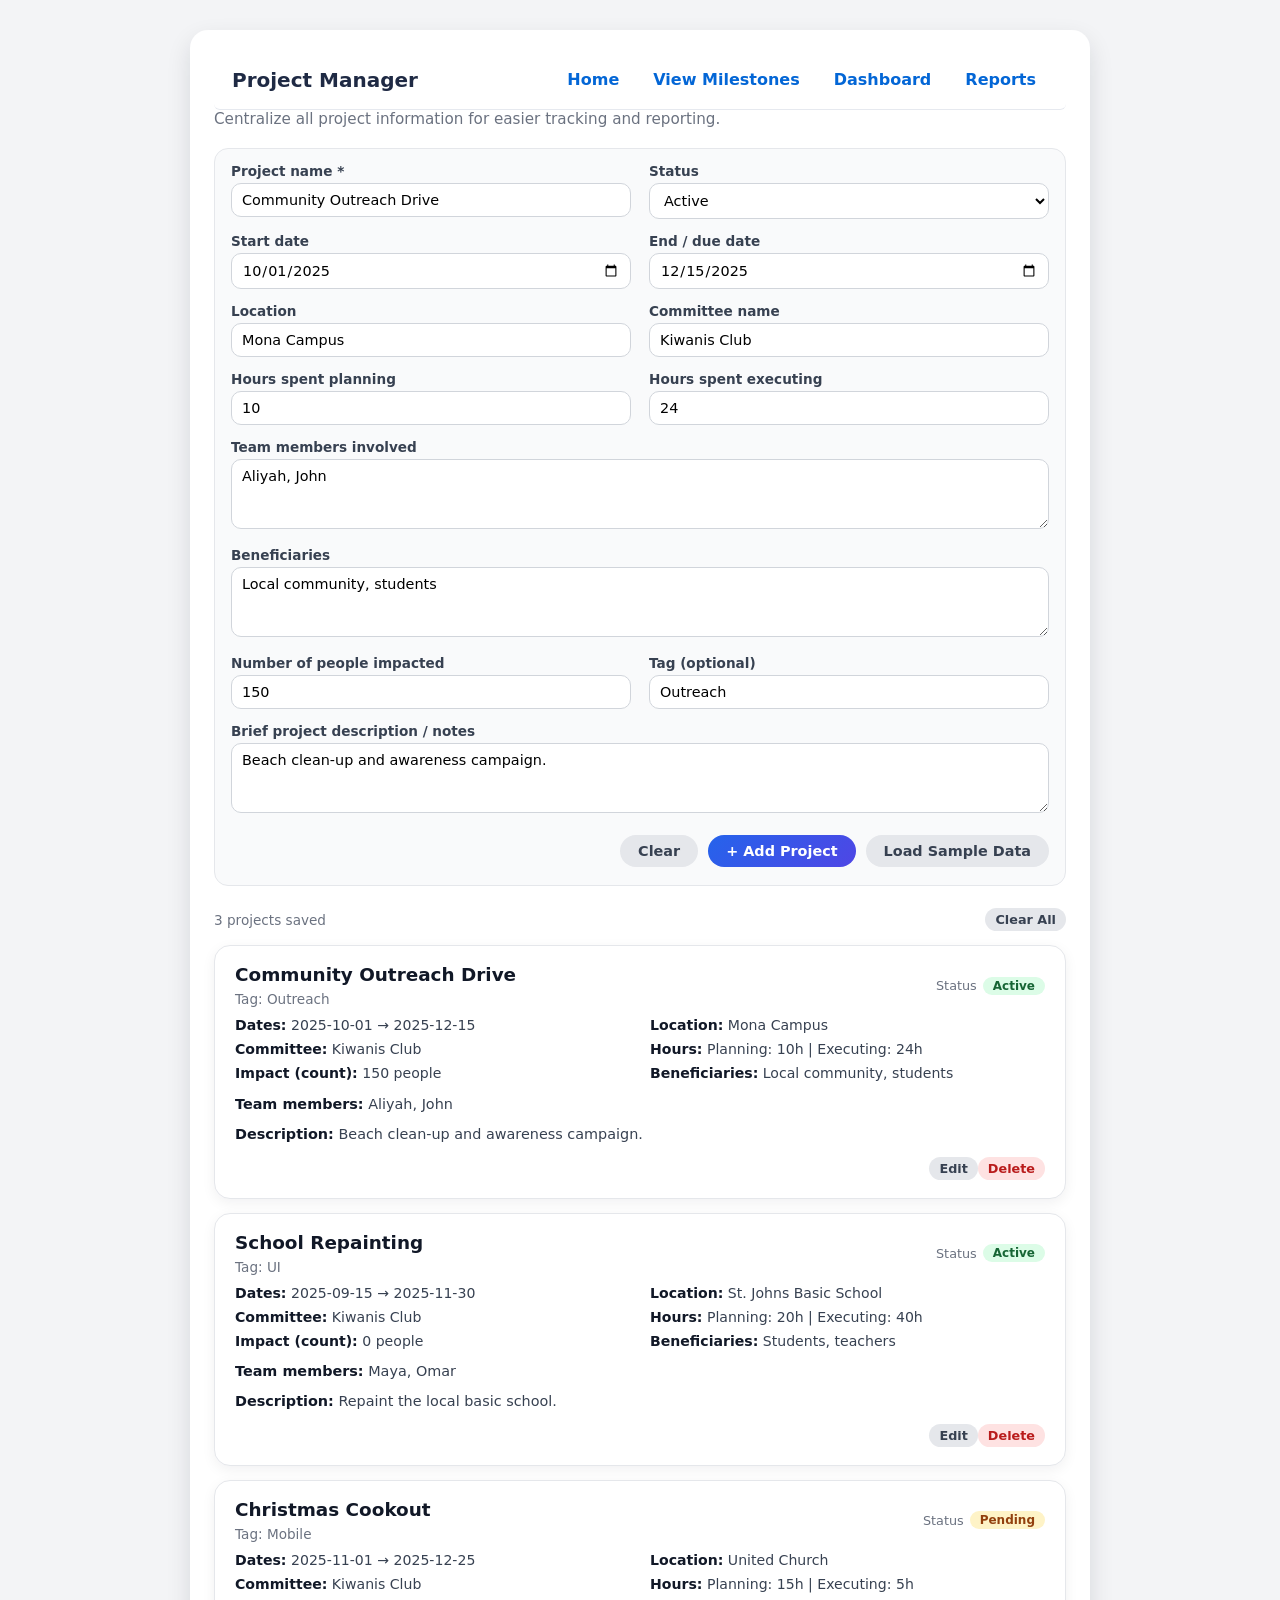
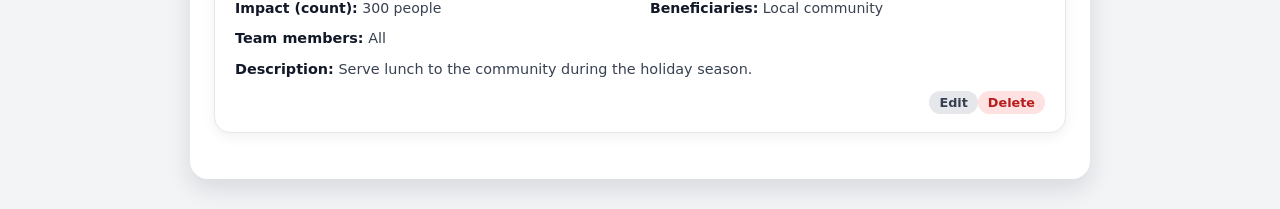
<file: index.html>
<!DOCTYPE html>
<html lang="en">

<head>
    <meta charset="UTF-8" />
    <title>Project Manager</title>
    <meta name="viewport" content="width=device-width, initial-scale=1" />
    <link rel="stylesheet" href="style.css">
    <style>
        .site-header {
            display: flex;
            justify-content: space-between;
            align-items: center;
            padding: 12px 18px;
            background: #ffffff;
            border-bottom: 1px solid #e6e9ef;
            border-radius: 6px
        }

        .site-header .brand h1 {
            font-size: 20px;
            margin: 0;
            color: #1f2a44
        }

        .site-nav {
            display: flex;
            gap: 10px;
            align-items: center
        }

        .site-nav .nav-link {
            padding: 8px 12px;
            text-decoration: none;
            border-radius: 6px;
            color: #0366d6;
            font-weight: 600;
            background: transparent
        }

        .site-nav .nav-link:hover {
            background: #f0f6ff
        }

        @media(max-width:600px) {
            .site-header {
                flex-direction: column;
                gap: 8px;
                align-items: flex-start
            }
        }
    </style>
</head>

<body>
    <div class="app">
        <header class="site-header">
            <div class="brand">
                <h1>Project Manager</h1>
            </div>
            <nav class="site-nav">
                <a class="nav-link" href="view-project.html">Home</a>
                <a class="nav-link" href="milestone.html">View Milestones</a>
                <a class="nav-link" href="dashboard.html">Dashboard</a>
                <a class="nav-link" href="reportindex.html">Reports</a>
            </nav>
        </header>
        <p class="subtitle">Centralize all project information for easier tracking and reporting.</p>

        <!-- ====================== PROJECT FORM ======================= -->
        <form id="projectForm">

            <!-- Project Name + Status -->
            <div>
                <label for="name">Project name *</label>
                <input type="text" id="name" required placeholder="e.g. Outreach Drive, Beach Clean-Up, etc.">
            </div>

            <div>
                <label for="status">Status</label>
                <select id="status">
                    <option value="active">Active</option>
                    <option value="pending">Pending</option>
                    <option value="completed">Completed</option>
                </select>
            </div>

            <!-- Start + End Dates -->
            <div>
                <label for="startDate">Start date</label>
                <input type="date" id="startDate">
            </div>

            <div>
                <label for="dueDate">End / due date</label>
                <input type="date" id="dueDate">
            </div>

            <!-- Location + Committee -->
            <div>
                <label for="location">Location</label>
                <input type="text" id="location" placeholder="e.g. Mona Campus, Community Centre">
            </div>

            <div>
                <label for="committee">Committee name</label>
                <input type="text" id="committee" placeholder="e.g. Projects & Planning Committee">
            </div>

            <!-- Planning + Executing Hours -->
            <div>
                <label for="hoursPlanning">Hours spent planning</label>
                <input type="number" id="hoursPlanning" min="0" step="0.5" placeholder="e.g. 10">
            </div>

            <div>
                <label for="hoursExecuting">Hours spent executing</label>
                <input type="number" id="hoursExecuting" min="0" step="0.5" placeholder="e.g. 6">
            </div>

            <!-- Team Members -->
            <div class="full-width">
                <label for="teamMembers">Team members involved</label>
                <textarea id="teamMembers" placeholder="List names, e.g. Aliyah (Lead), John (Logistics)..."></textarea>
            </div>

            <!-- Beneficiaries -->
            <div class="full-width">
                <label for="beneficiaries">Beneficiaries</label>
                <textarea id="beneficiaries"
                    placeholder="Who benefited? e.g. First-year students, community residents..."></textarea>
            </div>

            <!-- People Impacted + Tag -->
            <div>
                <label for="peopleImpacted">Number of people impacted</label>
                <input type="number" id="peopleImpacted" min="0" step="1" placeholder="e.g. 150">
            </div>

            <div>
                <label for="tag">Tag (optional)</label>
                <input type="text" id="tag" placeholder="e.g. JOSA, UWI, Outreach">
            </div>

            <!-- Description -->
            <div class="full-width">
                <label for="description">Brief project description / notes</label>
                <textarea id="description" placeholder="Short overview, key outcomes, notes..."></textarea>
            </div>

            <!-- Form Buttons -->
            <div class="full-width actions">
                <button type="button" class="btn-secondary" id="clearFormBtn">Clear</button>
                <button type="submit" id="submitBtn" class="btn-primary">+ Add Project</button>
                <button type="button" class="btn-secondary" id="cancelEditBtn" style="display:none;">Cancel
                    Edit</button>
                <button type="button" class="btn-secondary" id="loadSampleBtn">Load Sample Data</button>
            </div>
        </form>

        <!-- ====================== META + PROJECT LIST ======================= -->
        <div class="meta">
            <span id="projectCount">0 projects saved</span>
            <button class="btn-secondary small-btn" id="clearAllBtn">Clear All</button>
        </div>

        <!-- CARD LAYOUT (replaces table) -->
        <div id="projectsBody"></div>

        <div id="emptyState" class="empty-state">
            No projects yet. Add your first project above
        </div>
    </div>

    <script src="script.js"></script>
</body>

</html>
</file>
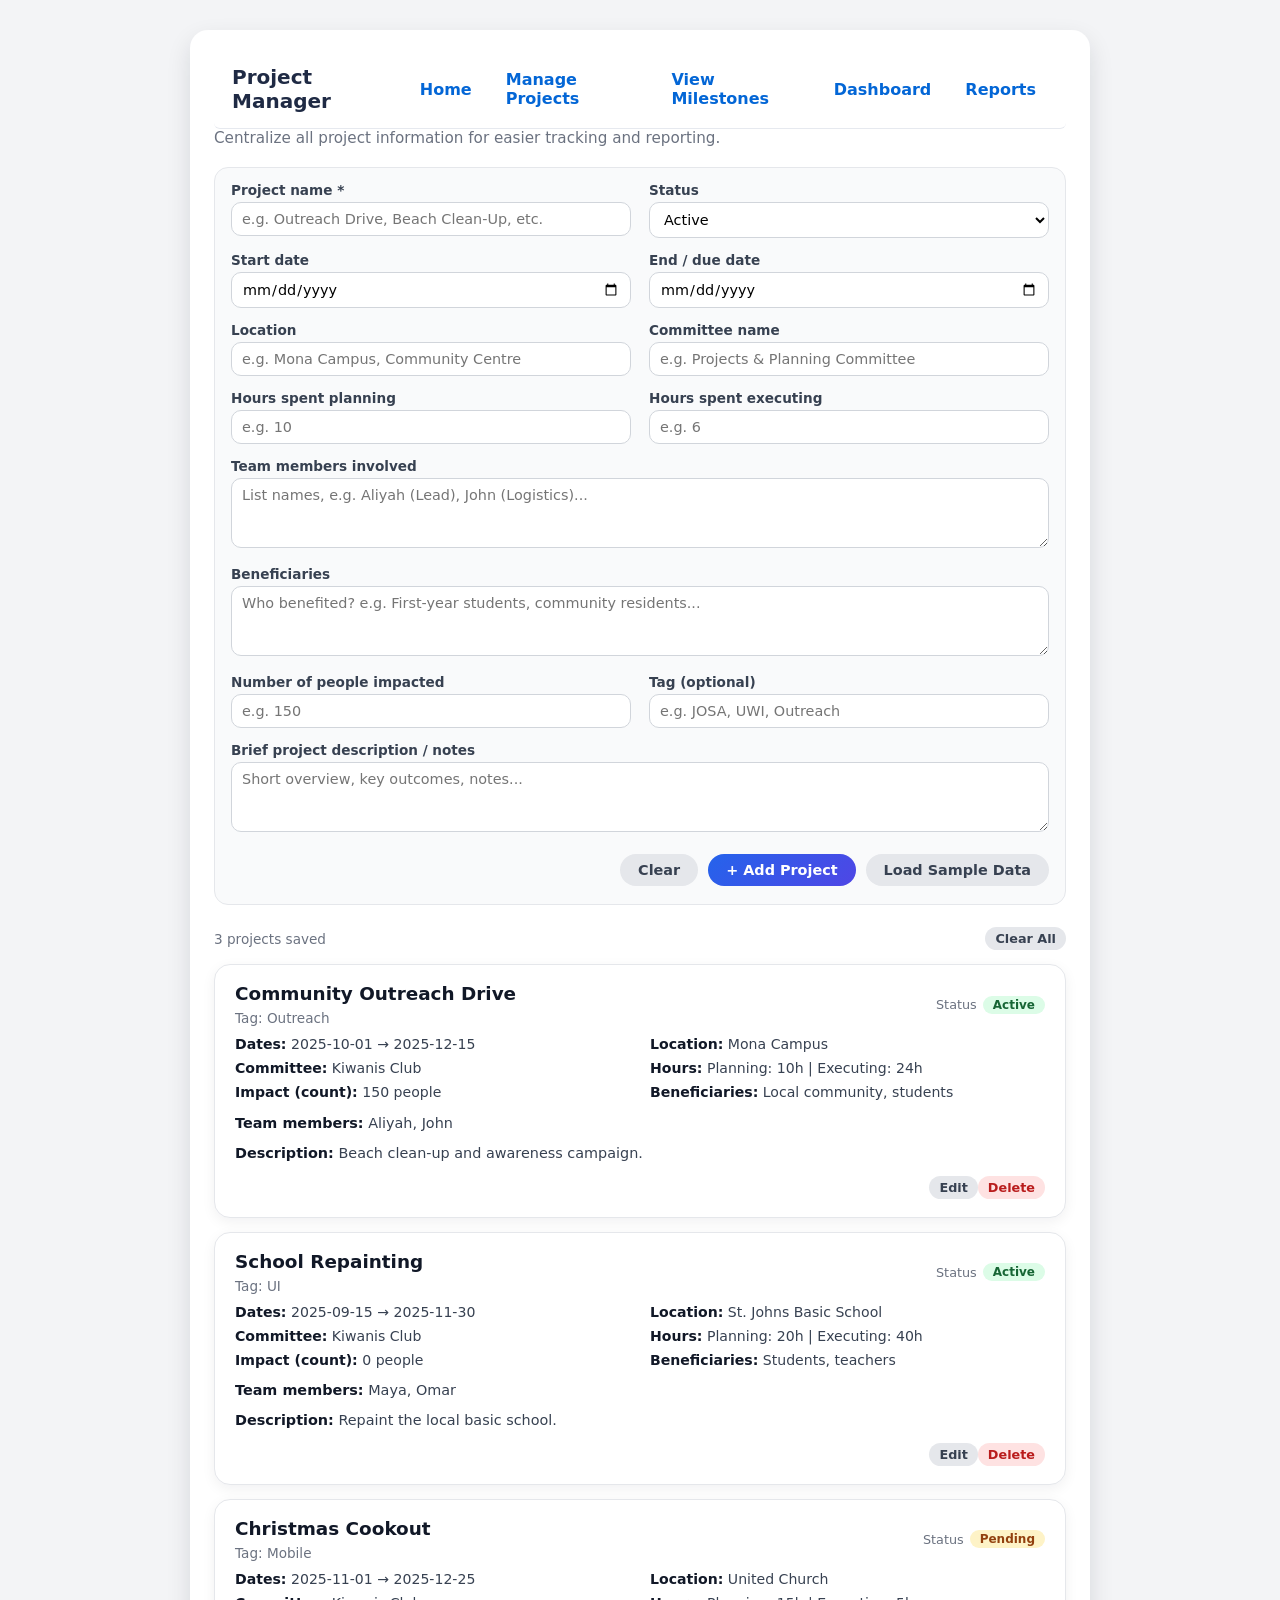
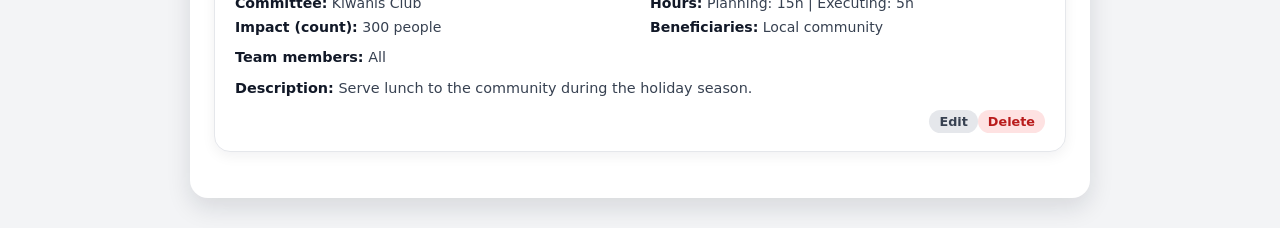
<file: create-project.html>
<!DOCTYPE html>
<html lang="en">

<head>
    <meta charset="UTF-8" />
    <title>Project Manager</title>
    <meta name="viewport" content="width=device-width, initial-scale=1" />
    <link rel="stylesheet" href="project-style.css">
    <style>
        .site-header {
            display: flex;
            justify-content: space-between;
            align-items: center;
            padding: 12px 18px;
            background: #ffffff;
            border-bottom: 1px solid #e6e9ef;
            border-radius: 6px
        }

        .site-header .brand h1 {
            font-size: 20px;
            margin: 0;
            color: #1f2a44
        }

        .site-nav {
            display: flex;
            gap: 10px;
            align-items: center
        }

        .site-nav .nav-link {
            padding: 8px 12px;
            text-decoration: none;
            border-radius: 6px;
            color: #0366d6;
            font-weight: 600;
            background: transparent
        }

        .site-nav .nav-link:hover {
            background: #f0f6ff
        }

        @media(max-width:600px) {
            .site-header {
                flex-direction: column;
                gap: 8px;
                align-items: flex-start
            }
        }
    </style>
</head>

<body>
    <div class="app">
        <header class="site-header">
            <div class="brand">
                <h1>Project Manager</h1>
            </div>
            <nav class="site-nav">
                <a class="nav-link" href="view-project.html">Home</a>
                <a class="nav-link" href="index.html">Manage Projects</a>
                <a class="nav-link" href="milestone.html">View Milestones</a>
                <a class="nav-link" href="dashboard.html">Dashboard</a>
                <a class="nav-link" href="reportindex.html">Reports</a>
            </nav>
        </header>
        <p class="subtitle">Centralize all project information for easier tracking and reporting.</p>

        <!-- ====================== PROJECT FORM ======================= -->
        <form id="projectForm">

            <!-- Project Name + Status -->
            <div>
                <label for="name">Project name *</label>
                <input type="text" id="name" required placeholder="e.g. Outreach Drive, Beach Clean-Up, etc.">
            </div>

            <div>
                <label for="status">Status</label>
                <select id="status">
                    <option value="active">Active</option>
                    <option value="pending">Pending</option>
                    <option value="completed">Completed</option>
                </select>
            </div>

            <!-- Start + End Dates -->
            <div>
                <label for="startDate">Start date</label>
                <input type="date" id="startDate">
            </div>

            <div>
                <label for="dueDate">End / due date</label>
                <input type="date" id="dueDate">
            </div>

            <!-- Location + Committee -->
            <div>
                <label for="location">Location</label>
                <input type="text" id="location" placeholder="e.g. Mona Campus, Community Centre">
            </div>

            <div>
                <label for="committee">Committee name</label>
                <input type="text" id="committee" placeholder="e.g. Projects & Planning Committee">
            </div>

            <!-- Planning + Executing Hours -->
            <div>
                <label for="hoursPlanning">Hours spent planning</label>
                <input type="number" id="hoursPlanning" min="0" step="0.5" placeholder="e.g. 10">
            </div>

            <div>
                <label for="hoursExecuting">Hours spent executing</label>
                <input type="number" id="hoursExecuting" min="0" step="0.5" placeholder="e.g. 6">
            </div>

            <!-- Team Members -->
            <div class="full-width">
                <label for="teamMembers">Team members involved</label>
                <textarea id="teamMembers" placeholder="List names, e.g. Aliyah (Lead), John (Logistics)..."></textarea>
            </div>

            <!-- Beneficiaries -->
            <div class="full-width">
                <label for="beneficiaries">Beneficiaries</label>
                <textarea id="beneficiaries"
                    placeholder="Who benefited? e.g. First-year students, community residents..."></textarea>
            </div>

            <!-- People Impacted + Tag -->
            <div>
                <label for="peopleImpacted">Number of people impacted</label>
                <input type="number" id="peopleImpacted" min="0" step="1" placeholder="e.g. 150">
            </div>

            <div>
                <label for="tag">Tag (optional)</label>
                <input type="text" id="tag" placeholder="e.g. JOSA, UWI, Outreach">
            </div>

            <!-- Description -->
            <div class="full-width">
                <label for="description">Brief project description / notes</label>
                <textarea id="description" placeholder="Short overview, key outcomes, notes..."></textarea>
            </div>

            <!-- Form Buttons -->
            <div class="full-width actions">
                <button type="button" class="btn-secondary" id="clearFormBtn">Clear</button>
                <button type="submit" id="submitBtn" class="btn-primary">+ Add Project</button>
                <button type="button" class="btn-secondary" id="cancelEditBtn" style="display:none;">Cancel
                    Edit</button>
                <button type="button" class="btn-secondary" id="loadSampleBtn">Load Sample Data</button>
            </div>
        </form>

        <!-- ====================== META + PROJECT LIST ======================= -->
        <div class="meta">
            <span id="projectCount">0 projects saved</span>
            <button class="btn-secondary small-btn" id="clearAllBtn">Clear All</button>
        </div>

        <!-- CARD LAYOUT (replaces table) -->
        <div id="projectsBody"></div>

        <div id="emptyState" class="empty-state">
            No projects yet. Add your first project above
        </div>
    </div>

    <script src="create-project-script.js"></script>
</body>

</html>
</file>
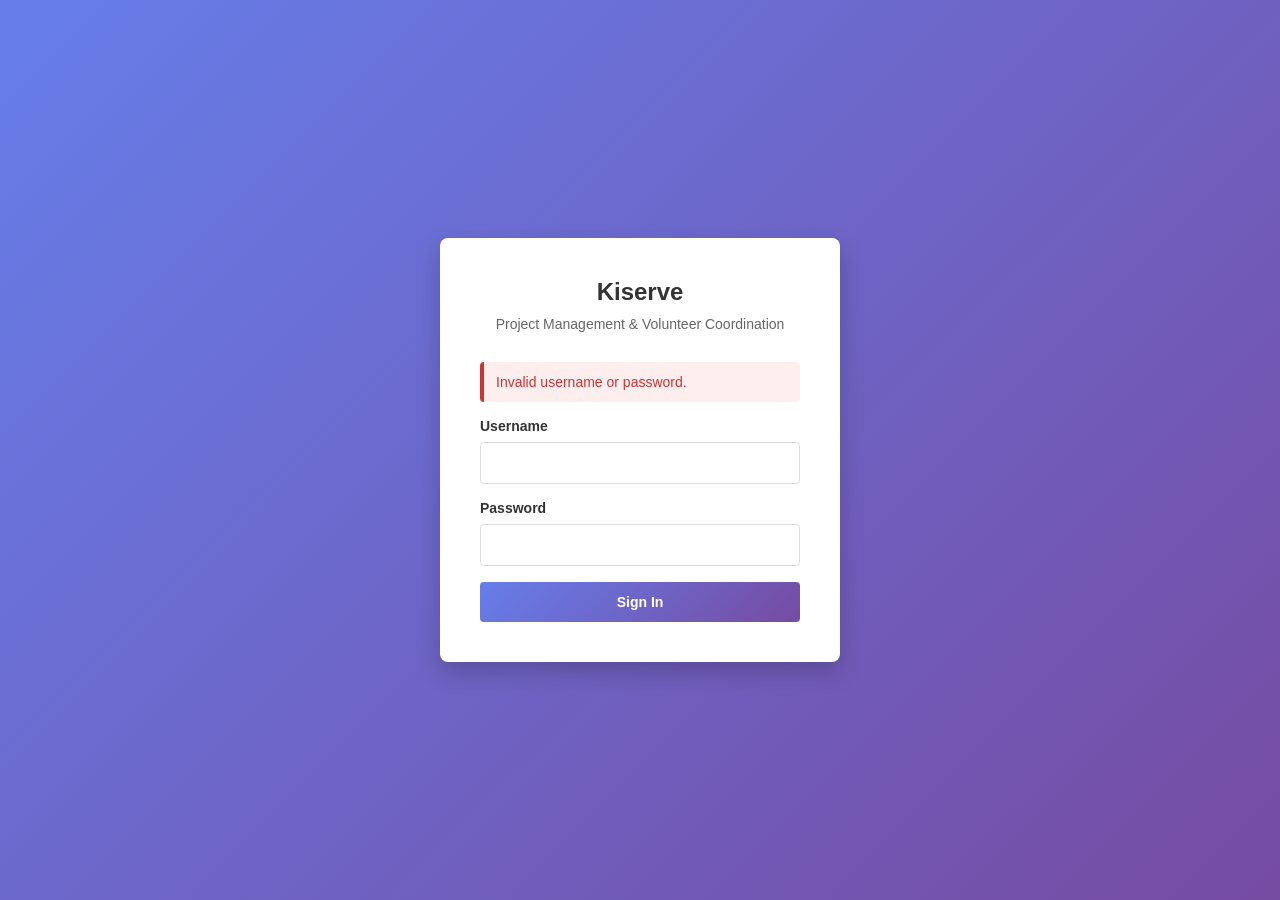
<file: dashboardlogin.html>
<!DOCTYPE html>
<html xmlns:th="http://www.thymeleaf.org">

<head>
    <meta charset="UTF-8">
    <meta name="viewport" content="width=device-width, initial-scale=1.0">
    <title>Kiserve Login</title>
    <link rel="stylesheet" href="dashboardlogin.css">
</head>

<body>
    <div class="login-container">
        <h1>Kiserve</h1>
        <p>Project Management & Volunteer Coordination</p>

        <div th:if="${param.error}" class="error">
            Invalid username or password.
        </div>

        <form th:action="@{/auth/login}" method="post">
            <label for="username">Username</label>
            <input type="text" id="username" name="username" required>

            <label for="password">Password</label>
            <input type="password" id="password" name="password" required>

            <button type="submit">Sign In</button>
        </form>
    </div>
</body>

</html>
</file>
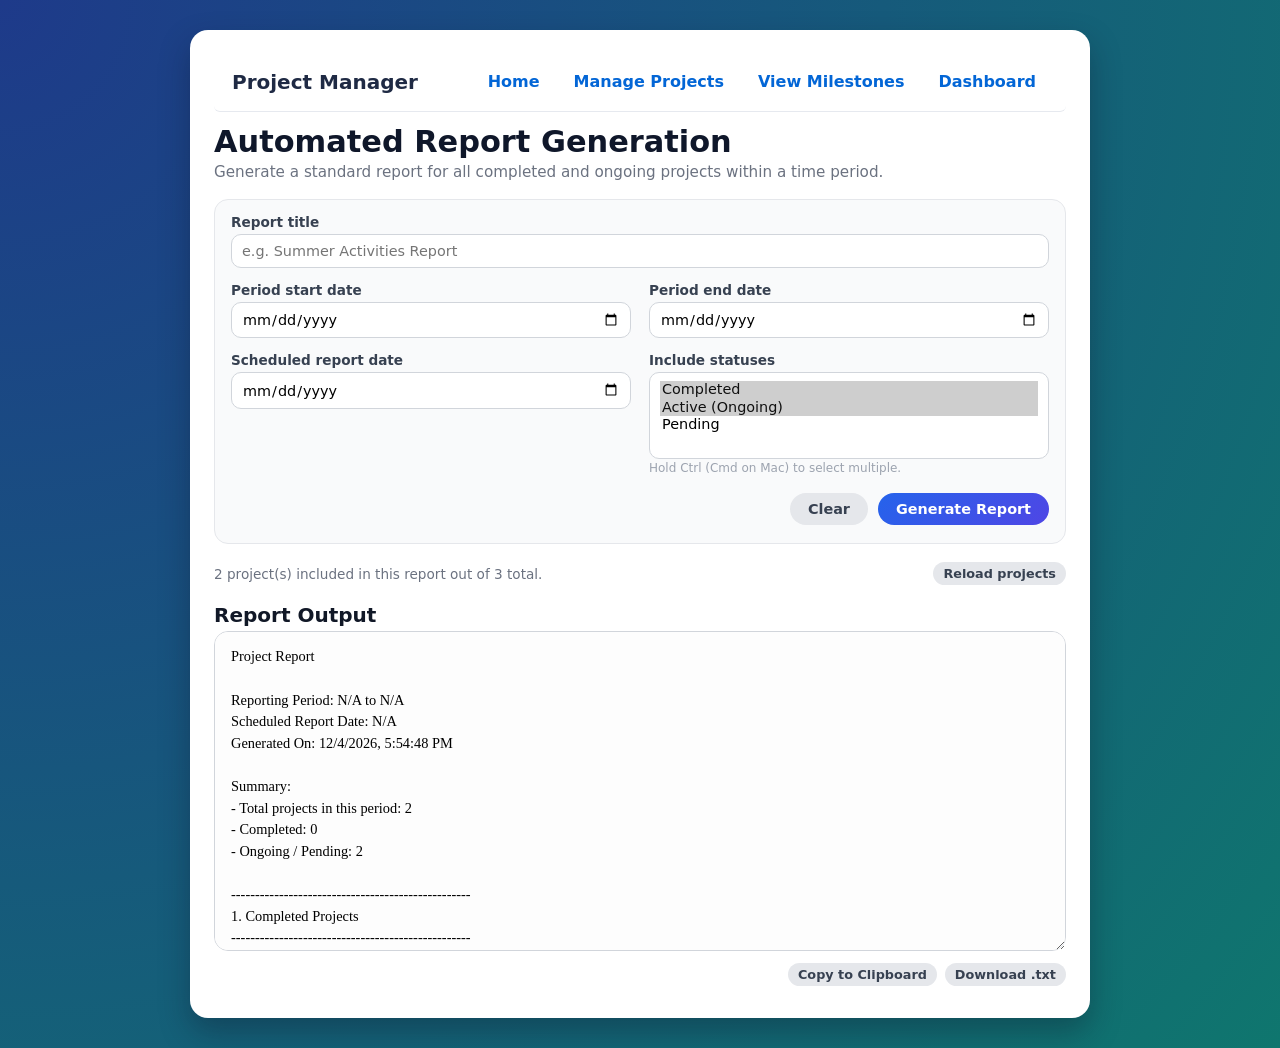
<file: reportindex.html>
<!DOCTYPE html>
<html lang="en">

<head>
    <meta charset="UTF-8" />
    <title>Automated Report Generation</title>
    <meta name="viewport" content="width=device-width, initial-scale=1" />
    <link rel="stylesheet" href="reportstyle.css">
</head>

<body>
    <style>
        .site-header {
            display: flex;
            justify-content: space-between;
            align-items: center;
            padding: 12px 18px;
            background: #ffffff;
            border-bottom: 1px solid #e6e9ef;
            border-radius: 6px;
            margin-bottom: 12px
        }

        .site-header .brand h1 {
            font-size: 20px;
            margin: 0;
            color: #1f2a44
        }

        .site-nav {
            display: flex;
            gap: 10px;
            align-items: center
        }

        .site-nav .nav-link {
            padding: 8px 12px;
            text-decoration: none;
            border-radius: 6px;
            color: #0366d6;
            font-weight: 600;
            background: transparent
        }

        .site-nav .nav-link:hover {
            background: #f0f6ff
        }

        @media(max-width:600px) {
            .site-header {
                flex-direction: column;
                gap: 8px;
                align-items: flex-start
            }
        }
    </style>
    <div class="app">
        <header class="site-header">
            <div class="brand">
                <h1>Project Manager</h1>
            </div>
            <nav class="site-nav">
                <a class="nav-link" href="view-project.html">Home</a>
                <a class="nav-link" href="index.html">Manage Projects</a>
                <a class="nav-link" href="milestone.html">View Milestones</a>
                <a class="nav-link" href="dashboard.html">Dashboard</a>
            </nav>
        </header>
        <h1>Automated Report Generation</h1>
        <p class="subtitle">
            Generate a standard report for all completed and ongoing projects within a time period.
        </p>

        <!-- ========== REPORT FORM ========== -->
        <form id="reportForm">
            <div class="full-width">
                <label for="reportTitle">Report title</label>
                <input type="text" id="reportTitle" placeholder="e.g. Summer Activities Report">
            </div>

            <div>
                <label for="periodStart">Period start date</label>
                <input type="date" id="periodStart">
            </div>

            <div>
                <label for="periodEnd">Period end date</label>
                <input type="date" id="periodEnd">
            </div>

            <div>
                <label for="scheduleDate">Scheduled report date</label>
                <input type="date" id="scheduleDate">
            </div>

            <div>
                <label for="includeStatuses">Include statuses</label>
                <select id="includeStatuses" multiple>
                    <option value="completed" selected>Completed</option>
                    <option value="active" selected>Active (Ongoing)</option>
                    <option value="pending">Pending</option>
                </select>
                <small class="hint">Hold Ctrl (Cmd on Mac) to select multiple.</small>
            </div>

            <div class="full-width actions">
                <button type="button" class="btn-secondary" id="clearFormBtn">Clear</button>
                <button type="submit" class="btn-primary">Generate Report</button>
            </div>
        </form>

        <!-- ========== META INFO ========== -->
        <div class="meta">
            <span id="projectsSummary">No projects loaded yet.</span>
            <button class="btn-secondary small-btn" id="reloadBtn">Reload projects</button>
        </div>

        <!-- ========== REPORT OUTPUT ========== -->
        <h2 class="section-title">Report Output</h2>


        <textarea id="reportOutput" spellcheck="true"></textarea>

        <div class="output-actions">
            <button class="btn-secondary small-btn" id="copyBtn">Copy to Clipboard</button>
            <button class="btn-secondary small-btn" id="downloadBtn">Download .txt</button>
        </div>

        <div id="emptyState" class="empty-state">

        </div>
    </div>

    <script src="reportscript.js"></script>
</body>

</html>
</file>
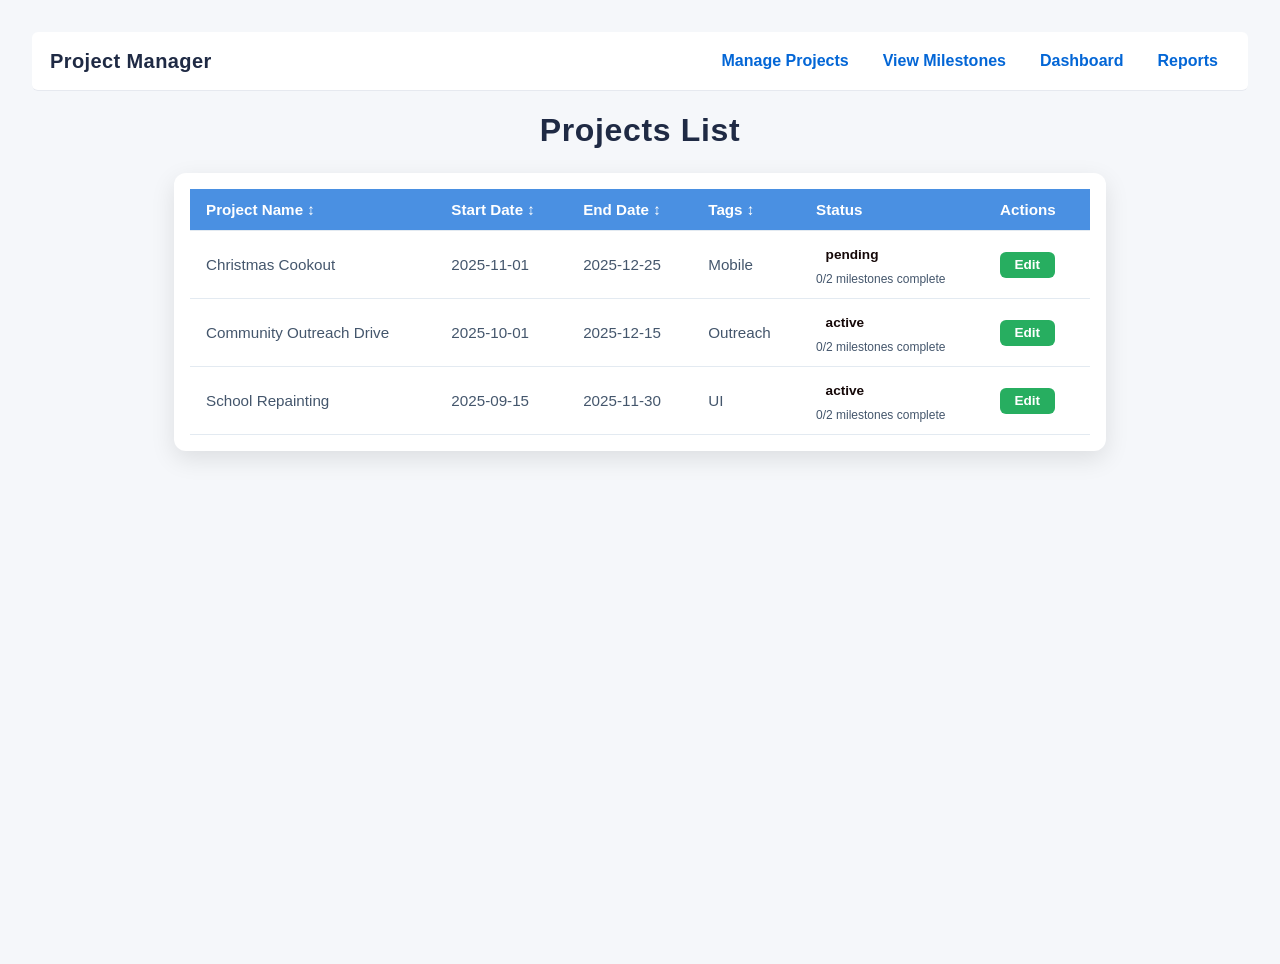
<file: view-project.html>
<!DOCTYPE html>
<html xmlns:th="http://www.thymeleaf.org" lang="en">

<head>
  <meta charset="UTF-8" />
  <title>Projects List</title>
  <style>
    /* shared site header styles (matches index.html) */
    .site-header {
      display: flex;
      justify-content: space-between;
      align-items: center;
      padding: 12px 18px;
      background: #ffffff;
      border-bottom: 1px solid #e6e9ef;
      border-radius: 6px
    }

    .site-header .brand h1 {
      font-size: 20px;
      margin: 0;
      color: #1f2a44
    }

    .site-nav {
      display: flex;
      gap: 10px;
      align-items: center
    }

    .site-nav .nav-link {
      padding: 8px 12px;
      text-decoration: none;
      border-radius: 6px;
      color: #0366d6;
      font-weight: 600;
      background: transparent
    }

    .site-nav .nav-link:hover {
      background: #f0f6ff
    }

    @media(max-width:600px) {
      .site-header {
        flex-direction: column;
        gap: 8px;
        align-items: flex-start
      }
    }

    html,
    body {
      margin: 0;
      padding: 1rem;
      font-family: "Segoe UI", Tahoma, Geneva, Verdana, sans-serif;
      background-color: #f5f7fa;
      color: #2e3a59;
      min-height: 100vh;
    }

    h1 {
      text-align: center;
      margin-bottom: 1.5rem;
      font-weight: 700;
      color: #1f2a44;
      letter-spacing: 0.02em;
    }

    .table-container {
      max-width: 900px;
      margin: 0 auto;
      background: white;
      border-radius: 12px;
      box-shadow: 0 8px 24px rgba(0, 0, 0, 0.1);
      overflow-x: auto;
      padding: 1rem;
    }

    table {
      width: 100%;
      border-collapse: collapse;
      font-size: 0.95rem;
      color: #44566c;
    }

    thead {
      background-color: #4a90e2;
      color: #fff;
      user-select: none;
    }

    th,
    td {
      padding: 0.75rem 1rem;
      border-bottom: 1px solid #e3eaf1;
      text-align: left;
      vertical-align: middle;
    }

    tbody tr:hover {
      background-color: #f0f5fc;
    }

    /* Status badges */
    .status {
      padding: 0.25rem 0.6rem;
      border-radius: 12px;
      font-weight: 600;
      font-size: 0.85rem;
      color: rgb(21, 8, 8);
      display: inline-block;
      user-select: none;
    }

    .status.NotStarted {
      background-color: #aab4be;
    }

    .status.InProgress {
      background-color: #4a90e2;
    }

    .status.OnHold {
      background-color: #f39c12;
    }

    .status.Completed {
      background-color: #27ae60;
    }

    .status.Cancelled {
      background-color: #e74c3c;
    }

    /* Duplicate project highlight */
    .duplicate-row {
      background-color: #ffe6e6 !important;
      border-left: 4px solid #e74c3c;
    }

    /* Action buttons */
    .actions a {
      text-decoration: none;
      padding: 0.35rem 0.9rem;
      border-radius: 6px;
      font-weight: 600;
      font-size: 0.85rem;
      color: white;
      margin-right: 0.4rem;
      transition: background-color 0.2s ease;
      user-select: none;
      display: inline-block;
    }

    .actions a.view {
      background-color: #27ae60;
    }

    .actions a.view:hover {
      background-color: #219150;
    }

    .actions a.edit {
      background-color: #4a90e2;
    }

    .actions a.edit:hover {
      background-color: #357abd;
    }

    /* Responsive */
    @media (max-width: 600px) {

      table,
      thead,
      tbody,
      th,
      td,
      tr {
        display: block;
      }

      thead tr {
        display: none;
      }

      tbody tr {
        margin-bottom: 1rem;
        border-bottom: 2px solid #ddd;
        padding-bottom: 0.5rem;
      }

      tbody td {
        padding-left: 50%;
        position: relative;
        border-bottom: 1px solid #eee;
      }

      tbody td::before {
        position: absolute;
        top: 50%;
        left: 1rem;
        width: 45%;
        padding-right: 1rem;
        white-space: nowrap;
        transform: translateY(-50%);
        font-weight: 600;
        color: #44566c;
      }

      tbody td:nth-of-type(1)::before {
        content: "Project Name";
      }

      tbody td:nth-of-type(2)::before {
        content: "Start Date";
      }

      tbody td:nth-of-type(3)::before {
        content: "End Date";
      }

      tbody td:nth-of-type(4)::before {
        content: "Tags";
      }

      tbody td:nth-of-type(5)::before {
        content: "Status";
      }

      tbody td:nth-of-type(6)::before {
        content: "Actions";
      }
    }
  </style>
</head>

<body>

  <header class="site-header">
    <div class="brand">
      <h1>Project Manager</h1>
    </div>
    <nav class="site-nav">
      <a class="nav-link" href="index.html" class="btn btn-header">Manage Projects</a>
      <a class="nav-link" href="milestone.html">View Milestones</a>
      <a class="nav-link" href="dashboard.html">Dashboard</a>
      <a class="nav-link" href="reportindex.html">Reports</a>
    </nav>
  </header>
  <h1>Projects List</h1>
  <div class="table-container">
    <table>
      <thead>
        <tr>
          <th style="cursor:pointer" onclick="sortTable('name')">Project Name ↕</th>
          <th style="cursor:pointer" onclick="sortTable('startDate')">Start Date ↕</th>
          <th style="cursor:pointer" onclick="sortTable('endDate')">End Date ↕</th>
          <th style="cursor:pointer" onclick="sortTable('tags')">Tags ↕</th>
          <th>Status</th>
          <th>Actions</th>
        </tr>
      </thead>
      <tbody id="projectsTbody">
        <!-- JavaScript will populate rows from localStorage -->
      </tbody>
    </table>
  </div>

  <script>
    const STORAGE_KEY = 'myProjects';
    const MILESTONE_KEY = 'myMilestones';
    let allProjects = [];
    let sortBy = 'name';

    function escapeHtml(s) {
      return String(s || '').replace(/[&<>"']/g, c => ({ '&': '&amp;', '<': '&lt;', '>': '&gt;', '"': '&quot;', "'": '&#39;' })[c]);
    }

    function statusClass(status) {
      if (!status) return '';
      return status.replace(/\s+/g, '');
    }

    function loadMilestones() {
      try {
        const raw = localStorage.getItem(MILESTONE_KEY);
        return raw ? JSON.parse(raw) : [];
      } catch (e) { return []; }
    }

    function sortTable(field) {
      sortBy = field;
      renderProjects();
    }

    function getSortedProjects(projects) {
      const sorted = [...projects];
      if (sortBy === 'name') {
        sorted.sort((a, b) => (a.name || '').localeCompare(b.name || ''));
      } else if (sortBy === 'startDate') {
        sorted.sort((a, b) => (a.startDate || '').localeCompare(b.startDate || ''));
      } else if (sortBy === 'endDate') {
        sorted.sort((a, b) => (a.dueDate || a.endDate || '').localeCompare(b.dueDate || b.endDate || ''));
      } else if (sortBy === 'tags') {
        sorted.sort((a, b) => (a.tag || '').localeCompare(b.tag || ''));
      }
      return sorted;
    }

    function findDuplicates(projects) {
      const duplicates = new Set();
      // Check for same name
      const nameMap = {};
      projects.forEach(p => {
        const name = (p.name || p.projectName || '').toLowerCase();
        if (name) {
          if (nameMap[name]) {
            duplicates.add(nameMap[name].id);
            duplicates.add(p.id);
          } else {
            nameMap[name] = p;
          }
        }
      });
      // Check for same tag + startDate + endDate
      const dateTagMap = {};
      projects.forEach(p => {
        const key = `${p.tag || ''}|${p.startDate || ''}|${p.dueDate || p.endDate || ''}`;
        if (key !== '||') {
          if (dateTagMap[key]) {
            duplicates.add(dateTagMap[key].id);
            duplicates.add(p.id);
          } else {
            dateTagMap[key] = p;
          }
        }
      });
      return duplicates;
    }

    function renderProjects() {
      const raw = localStorage.getItem(STORAGE_KEY);
      const projects = raw ? JSON.parse(raw) : [];
      const tbody = document.getElementById('projectsTbody');
      if (!projects || projects.length === 0) {
        tbody.innerHTML = '<tr><td colspan="6" style="text-align:center;padding:1rem">No projects found</td></tr>';
        return;
      }

      allProjects = projects;
      const sorted = getSortedProjects(projects);
      const milestones = loadMilestones();
      const duplicates = findDuplicates(projects);

      if (duplicates.size > 0) {
        const dupNames = projects
          .filter(p => duplicates.has(p.id))
          .map(p => p.name || p.projectName)
          .join(', ');
        alert('⚠️ Duplicate projects detected: ' + dupNames);
      }

      tbody.innerHTML = sorted.map(p => {
        const related = milestones.filter(m => String(m.projectId) === String(p.id));
        const total = related.length;
        const done = related.filter(m => m.completed).length;
        const milestoneHTML = total > 0 ? `${done}/${total} milestones complete` : '';
        const status = escapeHtml(p.status || '');
        const rowClass = duplicates.has(p.id) ? 'duplicate-row' : '';
        return `
          <tr class="${rowClass}">
            <td>${escapeHtml(p.name || p.projectName || '')}</td>
            <td>${escapeHtml(p.startDate || '')}</td>
            <td>${escapeHtml(p.dueDate || p.endDate || '')}</td>
            <td>${escapeHtml(p.tag || '')}</td>
            <td>
              <span class="status ${statusClass(status)}">${status || '—'}</span>
              ${milestoneHTML ? `<div style="font-size:12px;color:#44566c;margin-top:6px">${escapeHtml(milestoneHTML)}</div>` : ''}
            </td>
            <td class="actions">
              <a href="#" class="view" onclick="openProject('${p.id}')">Edit</a>
            </td>
          </tr>
        `;
      }).join('');
    }

    function openProject(id) {
      try {
        localStorage.setItem('openProjectId', String(id));
      } catch (e) { }
      window.location.href = 'index.html';
    }

    window.addEventListener('storage', (e) => {
      if (e.key === STORAGE_KEY || e.key === MILESTONE_KEY) renderProjects();
    });

    document.addEventListener('DOMContentLoaded', renderProjects);
  </script>

</body>

</html>
</file>
<file: style.css>
* {
    box-sizing: border-box;
    font-family: system-ui, -apple-system, BlinkMacSystemFont, "Segoe UI", sans-serif;
}

body {
    margin: 0;
    padding: 0;
    background: #f3f4f6;
}

.app {
    max-width: 900px;
    margin: 30px auto;
    padding: 20px 24px 32px;
    background: #ffffff;
    border-radius: 18px;
    box-shadow: 0 10px 25px rgba(15, 23, 42, 0.12);
}

h1 {
    margin-top: 0;
    margin-bottom: 4px;
    font-size: 1.8rem;
    color: #111827;
}

.subtitle {
    margin: 0 0 20px;
    color: #6b7280;
    font-size: 0.95rem;
}

form {
    display: grid;
    grid-template-columns: 1fr 1fr;
    grid-gap: 14px 18px;
    margin-bottom: 22px;
    padding: 14px 16px 18px;
    background: #f9fafb;
    border-radius: 14px;
    border: 1px solid #e5e7eb;
}

.full-width {
    grid-column: 1 / -1;
}

label {
    display: block;
    font-size: 0.85rem;
    font-weight: 600;
    color: #374151;
    margin-bottom: 4px;
}

input[type="text"],
input[type="date"],
input[type="number"],
select,
textarea {
    width: 100%;
    border-radius: 10px;
    border: 1px solid #d1d5db;
    padding: 8px 10px;
    font-size: 0.9rem;
    outline: none;
    transition: border 0.15s, box-shadow 0.15s;
    background: #ffffff;
}

input[type="text"]:focus,
input[type="date"]:focus,
input[type="number"]:focus,
select:focus,
textarea:focus {
    border-color: #3b82f6;
    box-shadow: 0 0 0 2px rgba(59, 130, 246, 0.18);
}

textarea {
    resize: vertical;
    min-height: 70px;
}

.actions {
    display: flex;
    justify-content: flex-end;
    gap: 10px;
    margin-top: 4px;
}

button {
    border-radius: 999px;
    border: none;
    padding: 8px 18px;
    font-size: 0.9rem;
    font-weight: 600;
    cursor: pointer;
    display: inline-flex;
    align-items: center;
    gap: 6px;
}

.btn-primary {
    background: linear-gradient(135deg, #2563eb, #4f46e5);
    color: #ffffff;
}

.btn-primary:hover {
    filter: brightness(1.05);
}

.btn-secondary {
    background: #e5e7eb;
    color: #374151;
}

.btn-secondary:hover {
    background: #d1d5db;
}

.meta {
    display: flex;
    justify-content: space-between;
    align-items: center;
    margin-bottom: 8px;
}

.meta span {
    font-size: 0.85rem;
    color: #6b7280;
}

.small-btn {
    padding: 4px 10px;
    font-size: 0.8rem;
    border-radius: 999px;
}

/* Pills for status */
.pill {
    display: inline-flex;
    align-items: center;
    padding: 2px 10px;
    border-radius: 999px;
    font-size: 0.75rem;
    font-weight: 600;
}

.pill-active { background: #dcfce7; color: #166534; }
.pill-pending { background: #fef3c7; color: #92400e; }
.pill-completed { background: #e0f2fe; color: #1d4ed8; }

.btn-danger {
    background: #fee2e2;
    color: #b91c1c;
}

.btn-danger:hover {
    background: #fecaca;
}

/* Empty state */
.empty-state {
    padding: 20px 10px 0;
    text-align: center;
    color: #9ca3af;
    font-size: 0.9rem;
}

/* ==== CARD LAYOUT FOR PROJECTS ==== */

#projectsBody {
    margin-top: 10px;
}

/* Each project card */
.project-card {
    background: #ffffff;
    padding: 18px 20px;
    margin: 14px 0;
    border-radius: 16px;
    box-shadow: 0 4px 14px rgba(15, 23, 42, 0.06);
    border: 1px solid #e5e7eb;
}

.project-card .header {
    display: flex;
    justify-content: space-between;
    align-items: center;
    gap: 8px;
}

.project-card h3 {
    margin: 0;
    font-size: 1.15rem;
    color: #111827;
}

.project-card .status-wrap {
    display: flex;
    align-items: center;
    gap: 6px;
}

.project-card .status-text {
    font-size: 0.8rem;
    color: #6b7280;
}

/* Small meta row under title */
.project-card .meta-line {
    margin-top: 6px;
    font-size: 0.85rem;
    color: #6b7280;
}

/* Grid for details (dates, location, hours, etc.) */
.project-card .detail-grid {
    display: grid;
    grid-template-columns: 1fr 1fr;
    gap: 8px 20px;
    margin-top: 10px;
}

.project-card .detail-item {
    font-size: 0.88rem;
    color: #374151;
}

.project-card .detail-item span.label {
    font-weight: 600;
    color: #111827;
}

.project-card .body-text {
    margin-top: 10px;
    font-size: 0.9rem;
    color: #374151;
}

.project-card .body-text strong {
    color: #111827;
}

.project-card .actions-row {
    display: flex;
    justify-content: flex-end;
    margin-top: 10px;
}

/* Smaller screens */
@media (max-width: 700px) {
    form {
        grid-template-columns: 1fr;
    }

    .project-card .detail-grid {
        grid-template-columns: 1fr;
    }

    .app {
        margin: 10px;
        padding: 16px 14px 24px;
    }
}
</file>
<file: project-style.css>
* {
	box-sizing: border-box;
	font-family: system-ui, -apple-system, BlinkMacSystemFont, "Segoe UI",
		sans-serif;
}

body {
	margin: 0;
	padding: 0;
	background: #f3f4f6;
}

.app {
	max-width: 900px;
	margin: 30px auto;
	padding: 20px 24px 32px;
	background: #ffffff;
	border-radius: 18px;
	box-shadow: 0 10px 25px rgba(15, 23, 42, 0.12);
}

h1 {
	margin-top: 0;
	margin-bottom: 4px;
	font-size: 1.8rem;
	color: #111827;
}

.subtitle {
	margin: 0 0 20px;
	color: #6b7280;
	font-size: 0.95rem;
}

form {
	display: grid;
	grid-template-columns: 1fr 1fr;
	grid-gap: 14px 18px;
	margin-bottom: 22px;
	padding: 14px 16px 18px;
	background: #f9fafb;
	border-radius: 14px;
	border: 1px solid #e5e7eb;
}

.full-width {
	grid-column: 1 / -1;
}

label {
	display: block;
	font-size: 0.85rem;
	font-weight: 600;
	color: #374151;
	margin-bottom: 4px;
}

input[type="text"],
input[type="date"],
input[type="number"],
select,
textarea {
	width: 100%;
	border-radius: 10px;
	border: 1px solid #d1d5db;
	padding: 8px 10px;
	font-size: 0.9rem;
	outline: none;
	transition: border 0.15s, box-shadow 0.15s;
	background: #ffffff;
}

input[type="text"]:focus,
input[type="date"]:focus,
input[type="number"]:focus,
select:focus,
textarea:focus {
	border-color: #3b82f6;
	box-shadow: 0 0 0 2px rgba(59, 130, 246, 0.18);
}

textarea {
	resize: vertical;
	min-height: 70px;
}

.actions {
	display: flex;
	justify-content: flex-end;
	gap: 10px;
	margin-top: 4px;
}

button {
	border-radius: 999px;
	border: none;
	padding: 8px 18px;
	font-size: 0.9rem;
	font-weight: 600;
	cursor: pointer;
	display: inline-flex;
	align-items: center;
	gap: 6px;
}

.btn-primary {
	background: linear-gradient(135deg, #2563eb, #4f46e5);
	color: #ffffff;
}

.btn-primary:hover {
	filter: brightness(1.05);
}

.btn-secondary {
	background: #e5e7eb;
	color: #374151;
}

.btn-secondary:hover {
	background: #d1d5db;
}

.meta {
	display: flex;
	justify-content: space-between;
	align-items: center;
	margin-bottom: 8px;
}

.meta span {
	font-size: 0.85rem;
	color: #6b7280;
}

.small-btn {
	padding: 4px 10px;
	font-size: 0.8rem;
	border-radius: 999px;
}

/* Pills for status */
.pill {
	display: inline-flex;
	align-items: center;
	padding: 2px 10px;
	border-radius: 999px;
	font-size: 0.75rem;
	font-weight: 600;
}

.pill-active {
	background: #dcfce7;
	color: #166534;
}
.pill-pending {
	background: #fef3c7;
	color: #92400e;
}
.pill-completed {
	background: #e0f2fe;
	color: #1d4ed8;
}

.btn-danger {
	background: #fee2e2;
	color: #b91c1c;
}

.btn-danger:hover {
	background: #fecaca;
}

/* Empty state */
.empty-state {
	padding: 20px 10px 0;
	text-align: center;
	color: #9ca3af;
	font-size: 0.9rem;
}

/* ==== CARD LAYOUT FOR PROJECTS ==== */

#projectsBody {
	margin-top: 10px;
}

/* Each project card */
.project-card {
	background: #ffffff;
	padding: 18px 20px;
	margin: 14px 0;
	border-radius: 16px;
	box-shadow: 0 4px 14px rgba(15, 23, 42, 0.06);
	border: 1px solid #e5e7eb;
}

.project-card .header {
	display: flex;
	justify-content: space-between;
	align-items: center;
	gap: 8px;
}

.project-card h3 {
	margin: 0;
	font-size: 1.15rem;
	color: #111827;
}

.project-card .status-wrap {
	display: flex;
	align-items: center;
	gap: 6px;
}

.project-card .status-text {
	font-size: 0.8rem;
	color: #6b7280;
}

/* Small meta row under title */
.project-card .meta-line {
	margin-top: 6px;
	font-size: 0.85rem;
	color: #6b7280;
}

/* Grid for details (dates, location, hours, etc.) */
.project-card .detail-grid {
	display: grid;
	grid-template-columns: 1fr 1fr;
	gap: 8px 20px;
	margin-top: 10px;
}

.project-card .detail-item {
	font-size: 0.88rem;
	color: #374151;
}

.project-card .detail-item span.label {
	font-weight: 600;
	color: #111827;
}

.project-card .body-text {
	margin-top: 10px;
	font-size: 0.9rem;
	color: #374151;
}

.project-card .body-text strong {
	color: #111827;
}

.project-card .actions-row {
	display: flex;
	justify-content: flex-end;
	margin-top: 10px;
}

/* Smaller screens */
@media (max-width: 700px) {
	form {
		grid-template-columns: 1fr;
	}

	.project-card .detail-grid {
		grid-template-columns: 1fr;
	}

	.app {
		margin: 10px;
		padding: 16px 14px 24px;
	}
}
</file>
<file: dashboardlogin.css>
* {
	margin: 0;
	padding: 0;
	box-sizing: border-box;
}

body {
	font-family: -apple-system, BlinkMacSystemFont, "Segoe UI", Roboto,
		"Helvetica Neue", Arial, sans-serif;
	background: linear-gradient(135deg, #667eea 0%, #764ba2 100%);
	min-height: 100vh;
	display: flex;
	justify-content: center;
	align-items: center;
}

.login-container {
	background: white;
	border-radius: 8px;
	box-shadow: 0 10px 25px rgba(0, 0, 0, 0.2);
	padding: 40px;
	width: 100%;
	max-width: 400px;
}

.login-container h1 {
	font-size: 24px;
	margin-bottom: 10px;
	color: #333;
	text-align: center;
}

.login-container p {
	text-align: center;
	color: #666;
	margin-bottom: 30px;
	font-size: 14px;
}

form {
	display: flex;
	flex-direction: column;
}

label {
	font-weight: 600;
	margin-bottom: 8px;
	color: #333;
	font-size: 14px;
}

input[type="text"],
input[type="password"] {
	padding: 12px;
	margin-bottom: 16px;
	border: 1px solid #ddd;
	border-radius: 4px;
	font-size: 14px;
	transition: border-color 0.3s;
}

input[type="text"]:focus,
input[type="password"]:focus {
	outline: none;
	border-color: #667eea;
	box-shadow: 0 0 5px rgba(102, 126, 234, 0.3);
}

button {
	padding: 12px;
	background: linear-gradient(135deg, #667eea 0%, #764ba2 100%);
	color: white;
	border: none;
	border-radius: 4px;
	font-weight: 600;
	cursor: pointer;
	transition: transform 0.2s, box-shadow 0.2s;
	font-size: 14px;
}

button:hover {
	transform: translateY(-2px);
	box-shadow: 0 5px 15px rgba(102, 126, 234, 0.4);
}

button:active {
	transform: translateY(0);
}

.error {
	background: #fee;
	color: #c33;
	padding: 12px;
	border-radius: 4px;
	margin-bottom: 16px;
	font-size: 14px;
	border-left: 4px solid #c33;
}
</file>
<file: reportstyle.css>
* {
    box-sizing: border-box;
    font-family: system-ui, -apple-system, BlinkMacSystemFont, "Segoe UI", sans-serif;
}

body {
    margin: 0;
    padding: 0;
    background: radial-gradient(circle at top left, #1e3a8a, #0f766e);
}

.app {
    max-width: 900px;
    margin: 30px auto;
    padding: 22px 24px 32px;
    background: #ffffff;
    border-radius: 18px;
    box-shadow: 0 14px 30px rgba(15, 23, 42, 0.35);
}

h1 {
    margin: 0 0 4px;
    font-size: 1.9rem;
    color: #0f172a;
}

h2.section-title {
    margin: 18px 0 4px;
    font-size: 1.25rem;
    color: #111827;
}

.subtitle {
    margin: 0 0 18px;
    color: #6b7280;
    font-size: 0.95rem;
}

.subtitle.small {
    margin-top: 0;
    font-size: 0.85rem;
}

form {
    display: grid;
    grid-template-columns: 1fr 1fr;
    grid-gap: 14px 18px;
    margin-bottom: 18px;
    padding: 14px 16px 18px;
    background: #f9fafb;
    border-radius: 14px;
    border: 1px solid #e5e7eb;
}

.full-width {
    grid-column: 1 / -1;
}

label {
    display: block;
    font-size: 0.85rem;
    font-weight: 600;
    color: #374151;
    margin-bottom: 4px;
}

.hint {
    display: block;
    margin-top: 2px;
    font-size: 0.75rem;
    color: #9ca3af;
}

input[type="text"],
input[type="date"],
select {
    width: 100%;
    border-radius: 10px;
    border: 1px solid #d1d5db;
    padding: 8px 10px;
    font-size: 0.9rem;
    outline: none;
    transition: border 0.15s, box-shadow 0.15s;
    background: #ffffff;
}

select[multiple] {
    min-height: 80px;
}

input:focus,
select:focus {
    border-color: #3b82f6;
    box-shadow: 0 0 0 2px rgba(59, 130, 246, 0.2);
}

.actions {
    display: flex;
    justify-content: flex-end;
    gap: 10px;
    margin-top: 4px;
}

button {
    border-radius: 999px;
    border: none;
    padding: 8px 18px;
    font-size: 0.9rem;
    font-weight: 600;
    cursor: pointer;
    display: inline-flex;
    align-items: center;
    gap: 6px;
}

.btn-primary {
    background: linear-gradient(135deg, #2563eb, #4f46e5);
    color: #ffffff;
}

.btn-primary:hover {
    filter: brightness(1.05);
}

.btn-secondary {
    background: #e5e7eb;
    color: #374151;
}

.btn-secondary:hover {
    background: #d1d5db;
}

.small-btn {
    padding: 4px 10px;
    font-size: 0.8rem;
    border-radius: 999px;
}

.meta {
    display: flex;
    justify-content: space-between;
    align-items: center;
    gap: 8px;
    margin-bottom: 10px;
}

.meta span {
    font-size: 0.85rem;
    color: #6b7280;
}

/* Report output area */

#reportOutput {
    width: 100%;
    min-height: 320px;
    border-radius: 14px;
    border: 1px solid #d1d5db;
    padding: 14px 16px;
    font-size: 0.9rem;
    line-height: 1.5;
    resize: vertical;
    background: #fdfdfd;
    font-family: "Georgia", "Times New Roman", serif;
}

#reportOutput:focus {
    outline: none;
    border-color: #4f46e5;
    box-shadow: 0 0 0 2px rgba(79, 70, 229, 0.25);
}

.output-actions {
    margin-top: 8px;
    display: flex;
    justify-content: flex-end;
    gap: 8px;
}

.empty-state {
    margin-top: 12px;
    padding-top: 6px;
    font-size: 0.85rem;
    color: #9ca3af;
}

/* Responsive */
@media (max-width: 700px) {
    form {
        grid-template-columns: 1fr;
    }
    .app {
        margin: 10px;
        padding: 18px 14px 26px;
    }
}
</file>
